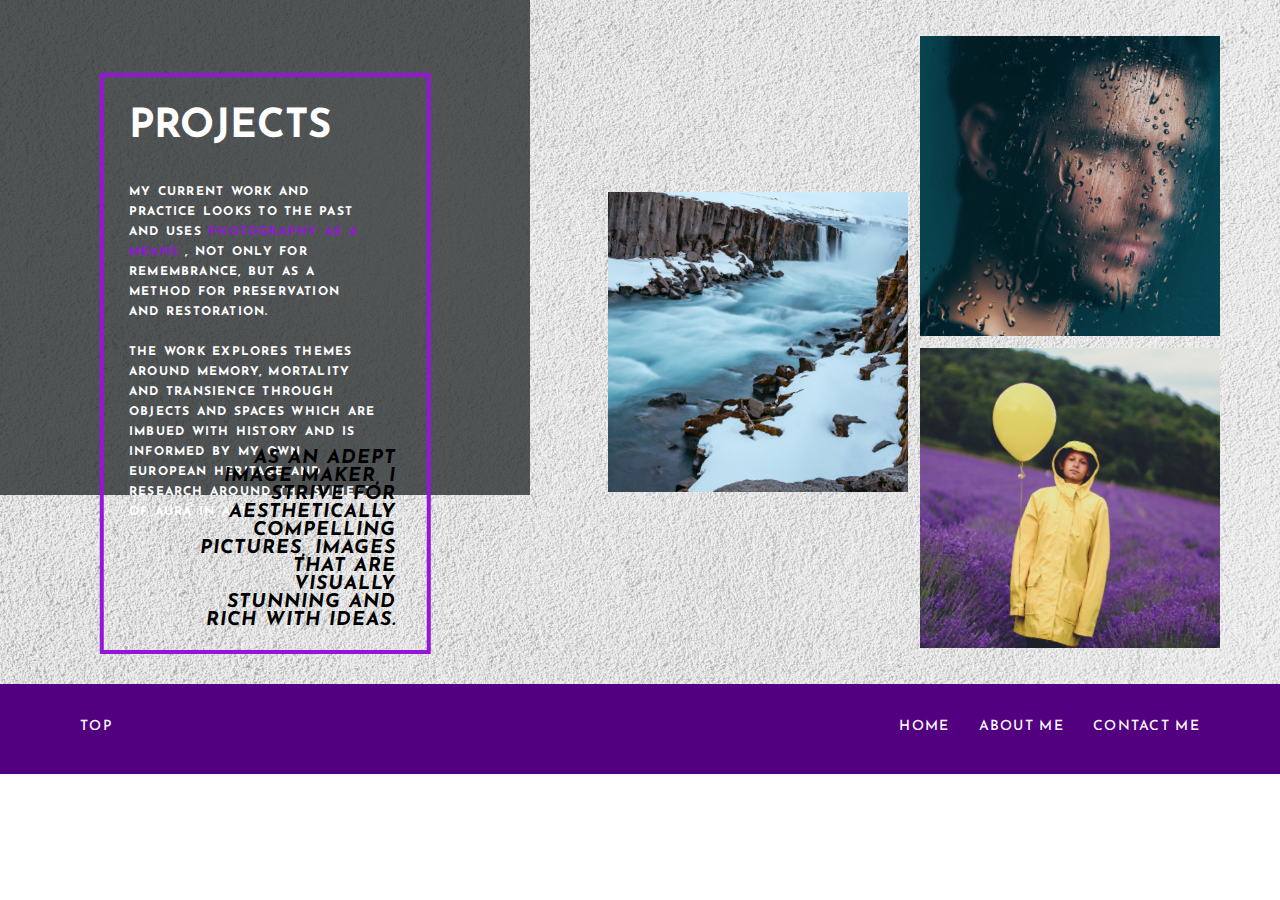
<file: Pages/portfolio.html>
<!DOCTYPE html>
<html lang="en">
<head>
    <meta charset="UTF-8">
    <meta http-equiv="X-UA-Compatible" content="IE=edge">
    <meta name="description" content="To get a position as Photographer and to gain further experience in this field by taking up challenging and interesting photography project assignments">
    <meta name="keywords" content="Photoshop, Image, Photo, pictures, How do a clear photo shot, Photographer">
    <meta name="viewport" content="width=device-width, initial-scale=1.0">
    <title>Projects</title>
    <link href="https://fonts.googleapis.com/css2?family=Josefin+Sans:wght@300;400;500;600;700&display=swap" rel="stylesheet">
    <link rel="stylesheet" href="../css/portfolio/portfolio.css">
    <link rel="stylesheet" href="../css/portfolio/responsive.css">
	 <!--Favicon code-->
	 <link rel="apple-touch-icon" sizes="57x57" href="/Image/favicon/apple-icon-57x57.png">
	 <link rel="apple-touch-icon" sizes="60x60" href="/Image/favicon/apple-icon-60x60.png">
	 <link rel="apple-touch-icon" sizes="72x72" href="/Image/favicon/apple-icon-72x72.png">
	 <link rel="apple-touch-icon" sizes="76x76" href="/Image/favicon/apple-icon-76x76.png">
	 <link rel="apple-touch-icon" sizes="114x114" href="/Image/favicon/apple-icon-114x114.png">
	 <link rel="apple-touch-icon" sizes="120x120" href="/Image/favicon/apple-icon-120x120.png">
	 <link rel="apple-touch-icon" sizes="144x144" href="/Image/favicon/apple-icon-144x144.png">
	 <link rel="apple-touch-icon" sizes="152x152" href="/Image/favicon/apple-icon-152x152.png">
	 <link rel="apple-touch-icon" sizes="180x180" href="/Image/favicon/apple-icon-180x180.png">
	 <link rel="icon" type="image/png" sizes="192x192"  href="/Image/favicon/android-icon-192x192.png">
	 <link rel="icon" type="image/png" sizes="32x32" href="/Image/favicon/favicon-32x32.png">
	 <link rel="icon" type="image/png" sizes="96x96" href="/Image/favicon/favicon-96x96.png">
	 <link rel="icon" type="image/png" sizes="16x16" href="/Image/favicon/favicon-16x16.png">
	 <link rel="manifest" href="/Image/favicon/manifest.json">
	 <meta name="msapplication-TileColor" content="#ffffff">
	 <meta name="msapplication-TileImage" content="/ms-icon-144x144.png">
	 <meta name="theme-color" content="#ffffff">
</head>
<body>
    
	<section class="portfolio_area">
		<div class="portfolio_inner">
			<div class="portfolio_left">
				<div class="left_portfolio_bg"></div>
				<div class="portfolio_content">
					<div class="content_top">
						<h3>Projects</h3>
						<p> <br> My current work and practice looks to the past and uses <span>photography as a means</span> , not only for remembrance,
							but as a method for preservation and restoration. <br> <br> The work explores themes around memory, mortality and transience through objects and 
							spaces which are imbued with history and is informed
							by my own European heritage and research around the subject of Aura in art. </p>
					</div>
					<div class="content_bottom">
						<p> As an adept image maker, I strive for aesthetically compelling pictures, images that are visually stunning and rich with ideas.</p>
					</div>
				</div>
			</div>
			<div class="portfolio_right">
				<div class="portfolio_right_area">
					<a href="PhotoPages/portfolio_img_one.html" class="img_css single_img">
						<img src="../Image/porfolioPhotos/landscape1.webp" alt="landscape">
						<div class="hover_text">
							<p>Show me more</p>
						</div>
					</a>
					<div class="double_img">
						<a href="PhotoPages/portfolio_img_two.html" class="img_css double_img_area">
							<img src="../Image/porfolioPhotos/man3.webp" alt="man" >
							<div class="hover_text">
								<p>Show me more</p>
							</div>
						</a>
						<a href="PhotoPages/portfolio_img_three.html" class="img_css double_img_area">
							<img src="../Image/porfolioPhotos/boy1.webp" alt="boy">
							<div class="hover_text">
								<p>Show me more</p>
							</div>
						</a>
					</div>
				</div>
			</div>
		</div>
	</section>
	<footer>
		<div class="back_btn">
			<a href="">top</a>
		</div>
		<ul>
			<li><a href="../Index.html">home</a></li>
			<li><a href="about.html">about me</a></li>
			<li><a href="about.html#contactSection">contact me</a></li>
		</ul>
	</footer>
</body>
</html>
</file>
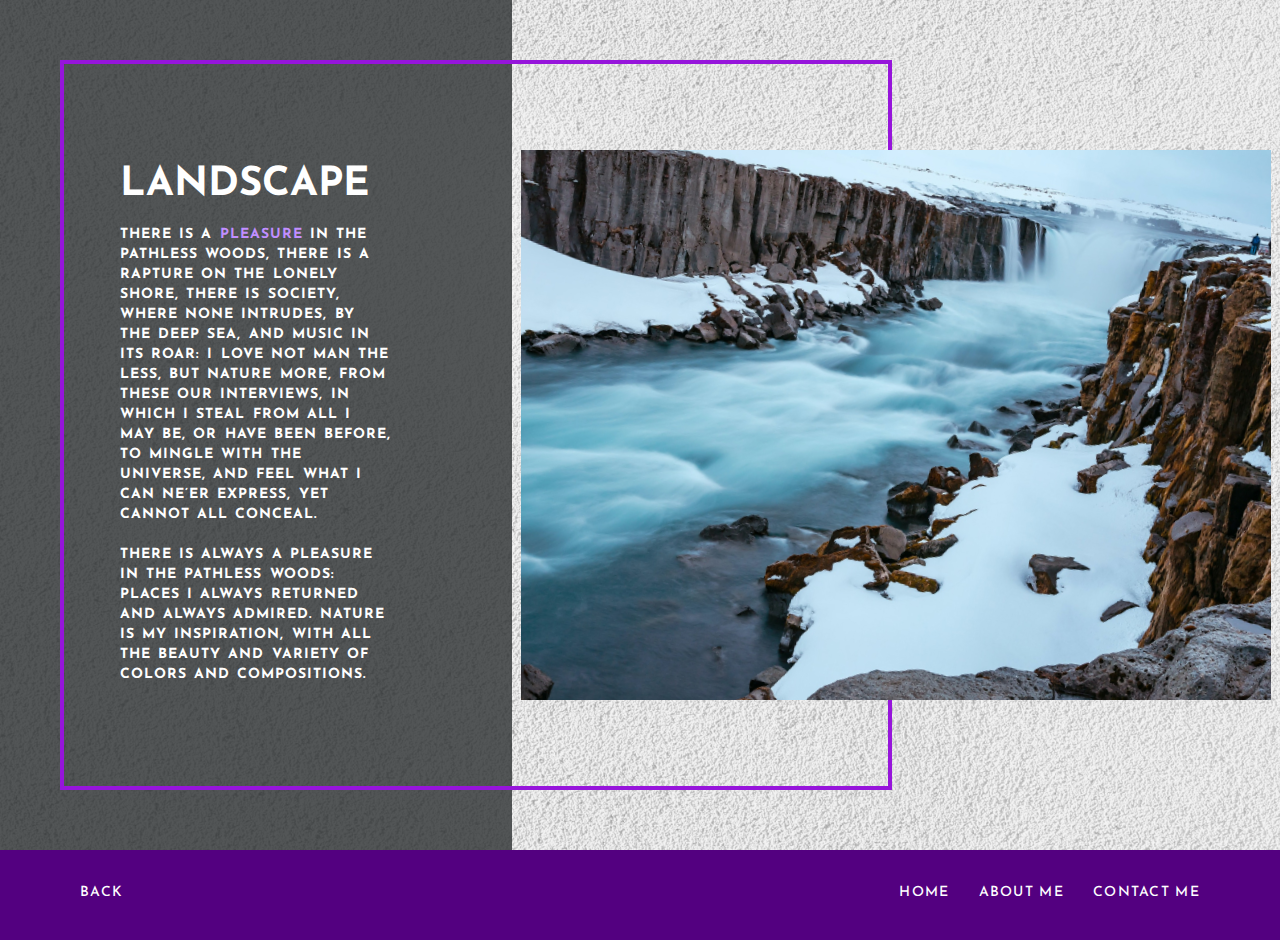
<file: Pages/PhotoPages/portfolio_img_one.html>
<!DOCTYPE html>
<html lang="en">
<head>
    <meta charset="UTF-8">
    <meta http-equiv="X-UA-Compatible" content="IE=edge">
    <meta name="viewport" content="width=device-width, initial-scale=1.0">
    <title>Document</title>
    <link href="https://fonts.googleapis.com/css2?family=Josefin+Sans:wght@300;400;500;600;700&display=swap" rel="stylesheet">
    <link rel="stylesheet" href="../../css/portfolio_information/portfolio_info.css">
    <link rel="stylesheet" href="../../css/portfolio_information/responsive.css">
</head>
<body>
    
	<section class="portfolio_area">
		<div class="portfolio_inner">
			<div class="portfolio_left">
				<div class="portfolio_content">
					<div class="content_top">
						<h3>Landscape</h3>
						<p>There is a <span>pleasure</span>  in the pathless woods,
							There is a rapture on the lonely shore,
							There is society, where none intrudes,
							By the deep sea, and music in its roar:
							I love not man the less, but Nature more,
							From these our interviews, in which I steal
							From all I may be, or have been before,
							To mingle with the Universe, and feel
							What I can ne’er express, yet cannot all conceal. </p>
					</div>
					<div class="content_bottom">
						<p>there is always a pleasure in the pathless woods: places I always returned and always admired. Nature is my inspiration, 
							with all the beauty and variety of colors and compositions.</p>
					</div>
				</div>
			</div>
			<div class="portfolio_right">
				<div class="portfolio_right_area">
					<a href="#" class="img_css double_img_area">
						<img src="../../Image/porfolioPhotos/landscape3.webp" alt="landscape-portfolio">
					</a>
				</div>
			</div>
		</div>
	</section>
	<footer>
		<div class="back_btn">
			<a href="../portfolio.html">back</a>
		</div>
		<ul>
			<li><a href="../../Index.html">home</a></li>
			<li><a href="../about.html">about me</a></li>
			<li><a href="../about.html#contactSection">contact me</a></li>
		</ul>
	</footer>
</body>
</html>
</file>
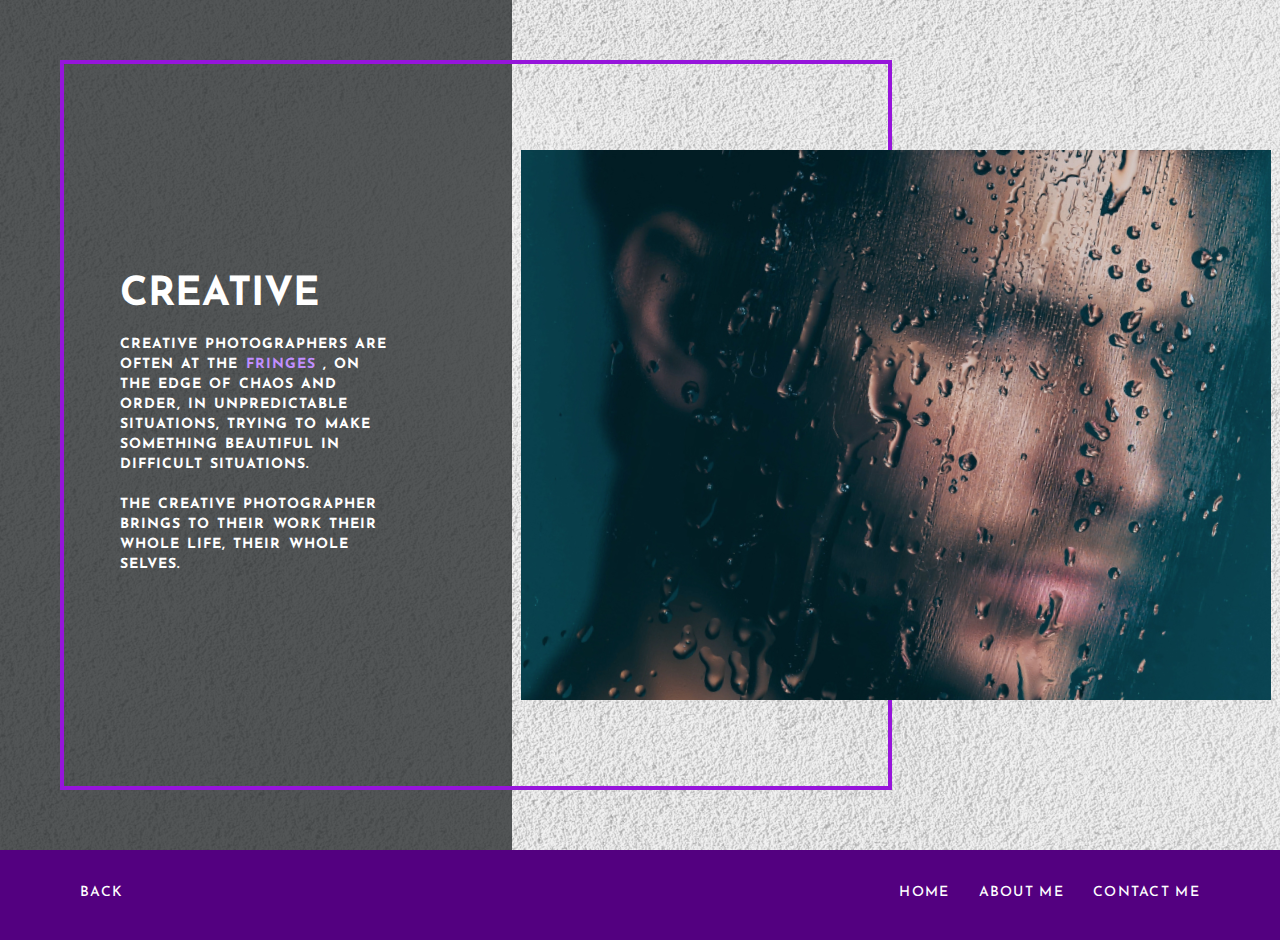
<file: Pages/PhotoPages/portfolio_img_two.html>
<!DOCTYPE html>
<html lang="en">
<head>
    <meta charset="UTF-8">
    <meta http-equiv="X-UA-Compatible" content="IE=edge">
    <meta name="viewport" content="width=device-width, initial-scale=1.0">
    <title>Creative</title>
    <link href="https://fonts.googleapis.com/css2?family=Josefin+Sans:wght@300;400;500;600;700&display=swap" rel="stylesheet">
    <link rel="stylesheet" href="../../css/portfolio_information/portfolio_info.css">
    <link rel="stylesheet" href="../../css/portfolio_information/responsive.css">
	 <!--Favicon code-->
	 <link rel="apple-touch-icon" sizes="57x57" href="/Image/favicon/apple-icon-57x57.png">
	 <link rel="apple-touch-icon" sizes="60x60" href="/Image/favicon/apple-icon-60x60.png">
	 <link rel="apple-touch-icon" sizes="72x72" href="/Image/favicon/apple-icon-72x72.png">
	 <link rel="apple-touch-icon" sizes="76x76" href="/Image/favicon/apple-icon-76x76.png">
	 <link rel="apple-touch-icon" sizes="114x114" href="/Image/favicon/apple-icon-114x114.png">
	 <link rel="apple-touch-icon" sizes="120x120" href="/Image/favicon/apple-icon-120x120.png">
	 <link rel="apple-touch-icon" sizes="144x144" href="/Image/favicon/apple-icon-144x144.png">
	 <link rel="apple-touch-icon" sizes="152x152" href="/Image/favicon/apple-icon-152x152.png">
	 <link rel="apple-touch-icon" sizes="180x180" href="/Image/favicon/apple-icon-180x180.png">
	 <link rel="icon" type="image/png" sizes="192x192"  href="/Image/favicon/android-icon-192x192.png">
	 <link rel="icon" type="image/png" sizes="32x32" href="/Image/favicon/favicon-32x32.png">
	 <link rel="icon" type="image/png" sizes="96x96" href="/Image/favicon/favicon-96x96.png">
	 <link rel="icon" type="image/png" sizes="16x16" href="/Image/favicon/favicon-16x16.png">
	 <link rel="manifest" href="/Image/favicon/manifest.json">
	 <meta name="msapplication-TileColor" content="#ffffff">
	 <meta name="msapplication-TileImage" content="/ms-icon-144x144.png">
	 <meta name="theme-color" content="#ffffff">
</head>
<body>
    
	<section class="portfolio_area">
		<div class="portfolio_inner">
			<div class="portfolio_left">
				<div class="portfolio_content">
					<div class="content_top">
						<h3>Creative</h3>
						<p>Creative photographers are often at the <span>fringes</span>  , on the edge of chaos and order, in unpredictable situations,
							 trying to make something beautiful in difficult situations.</p>
					</div>
					<div class="content_bottom">
						<p> The creative photographer brings to their work their whole life, their whole selves.</p>
					</div>
				</div>
			</div>
			<div class="portfolio_right">
				<div class="portfolio_right_area">
					<a href="#" class="img_css double_img_area">
						<img src="../../Image/porfolioPhotos/man2.webp" alt="man-portfolio">
					</a>
				</div>
			</div>
		</div>
	</section>
	<footer>
		<div class="back_btn">
			<a href="../portfolio.html">back</a>
		</div>
		<ul>
			<li><a href="../../Index.html">home</a></li>
			<li><a href="../about.html">about me</a></li>
			<li><a href="../about.html#contactSection">contact me</a></li>
		</ul>
	</footer>
</body>
</html>
</file>
<file: css/portfolio/responsive.css>
@media only screen and (min-height: 800px) {
	.portfolio_area .portfolio_inner .portfolio_right .portfolio_right_area .img_css{
		height: auto;
		width: auto;
	}
	.portfolio_area .portfolio_inner .portfolio_left .portfolio_content{
		width: calc(100% - 200px);
	}
	.portfolio_area .portfolio_inner .portfolio_left .left_portfolio_bg{
		height: calc(75% - 18px);
	}
}
@media only screen and (min-width: 1920px) {
	.portfolio_area .portfolio_inner .portfolio_left .portfolio_content{
		width: calc(100% - 250px);
	}
	.portfolio_area{
		min-height: 100vh;
		height: 100%;
	}
	.portfolio_area .portfolio_inner .portfolio_right{
		padding: 50px 60px 50px 0px;
	}
}
@media only screen and (min-height: 1080px) {
	footer{
		position: absolute;
		bottom: 0;
		width: 100%;
	}
}
@media only screen and (min-width: 1449px){
	.portfolio_area .portfolio_inner .portfolio_left .portfolio_content .content_top{
		padding-right: 80px;
	}
}
@media only screen and (min-width: 1501px) {
	.portfolio_area .portfolio_inner .portfolio_left .portfolio_content .content_top p{
		font-size: 16px;
		line-height: 22px;
	}
	.portfolio_area .portfolio_inner .portfolio_left .portfolio_content .content_top{
		padding-right: 100px;
	}
}
@media only screen and (min-width: 1701px){
	.portfolio_area .portfolio_inner .portfolio_left .portfolio_content .content_top p{
		font-size: 18px;
		line-height: 25px;
	}
}
@media only screen and (max-width: 1500px) {
	.portfolio_area .portfolio_inner .portfolio_right .portfolio_right_area .img_css{
		width: 320px;
		height: 330px;
	}
}
@media only screen and (min-width: 1501px) and (max-width: 1699px) {
	.portfolio_area .portfolio_inner .portfolio_right .portfolio_right_area .img_css{
		width: 360px;
		height: 360px;
	}
}
@media only screen and (min-height: 650px) and (max-height: 799px){
	.portfolio_area .portfolio_inner .portfolio_right .portfolio_right_area .img_css{
		width: 350px;
		height: 350px;
	}
}
@media only screen and (max-width: 1300px){
	.portfolio_area .portfolio_inner .portfolio_right .portfolio_right_area .img_css{
		width: 300px;
		height: 300px;
	}
	.portfolio_area .portfolio_inner .portfolio_left .portfolio_content .content_top{
		top: 30px;
	}
	.portfolio_area .portfolio_inner .portfolio_left .portfolio_content .content_top p{
		font-size: 12px;
	}
	.portfolio_area .portfolio_inner .portfolio_left .portfolio_content .content_bottom{
		padding-left: 60px;
	}
}
@media only screen and (max-width: 1199px) {
	
	.portfolio_area .portfolio_inner .portfolio_right{
		flex: 1.2;
	}
	.portfolio_area .portfolio_inner .portfolio_left .portfolio_content{
		height: 87%;
		width: calc(100% - 80px);
	}
	.portfolio_area .portfolio_inner .portfolio_left .left_portfolio_bg {
	    height: calc(75% - 20px);
	}
	.portfolio_area .portfolio_inner .portfolio_right .portfolio_right_area .img_css{
		width: 250px;
		height: 250px;
	}
	.portfolio_area .portfolio_inner .portfolio_left .portfolio_content .content_top p{
		font-size: 11px;
	}
	.portfolio_area .portfolio_inner .portfolio_left .portfolio_content .content_bottom {
	    padding-left: 40px;
	}
	.portfolio_area .portfolio_inner .portfolio_left .portfolio_content .content_bottom p{
		font-size: 11px;
	}
}


/*@media only screen and (max-width: 1024px){
	.portfolio_area .portfolio_inner .portfolio_left .portfolio_content{
		width: 280px;
		padding: 20px;
	}
	.portfolio_area .portfolio_inner .portfolio_left .portfolio_content .content_top {
	    padding-right: 40px;
	    top: 60px;
	}
	.portfolio_area .portfolio_inner .portfolio_left .portfolio_content .content_bottom {
	    text-align: right;
	    padding: 0px 20px 20px 40px;
	}
	.portfolio_area .portfolio_inner .portfolio_left .portfolio_content .content_top h3{
		font-size: 3rem;
	}
	p{
		font-size: 1rem;
	}
	.portfolio_area .portfolio_inner .portfolio_right {
	    flex: 1;
	    width: 60%;
	    padding: 30px;
	}
	.portfolio_area .portfolio_inner .portfolio_right .portfolio_right_area .img_css {
	    width: 190px;
	    height: 200px;
	}
}*/


@media only screen and (max-width: 1024px) {
	.portfolio_area .portfolio_inner .portfolio_right .portfolio_right_area{
		flex-direction: column;
	}
	.portfolio_area .portfolio_inner .portfolio_left .portfolio_content {
		width: calc(100% - 120px);
	}
	.portfolio_area .portfolio_inner .portfolio_right .portfolio_right_area .img_css {
	    width: 200px;
	    height: 200px;
	    margin:6px 0px;
	}
	.portfolio_area .portfolio_inner .portfolio_right {
	    flex: 0.4;
	    width: auto;
	    padding: 20px;
	}
	.portfolio_area .portfolio_inner .portfolio_left .left_portfolio_bg {
	    height: calc(65% - 0px);
	}
/*	.portfolio_area .portfolio_inner .portfolio_left .portfolio_content {
	    width: 280px;
	    padding: 20px;
	    max-height: 80vh;
	    top: 60px;
	}*/
}
@media only screen and (max-width: 767px) {
	.portfolio_area .portfolio_inner .portfolio_left .portfolio_content {
	    width: calc(100% - 40px);
	}
}
@media only screen and (max-width: 650px) {
	.portfolio_area .portfolio_inner {
	    display: block;
	}
	.portfolio_area .portfolio_inner .portfolio_left .portfolio_content .content_top{
		position: relative;
		padding-top: 20px;
		top: 0px;
		margin-bottom: 60px;
		padding-right: 100px;
	}
	.portfolio_area .portfolio_inner .portfolio_left .portfolio_content .content_bottom {
	    text-align: right;
	    padding: 0px 20px 20px 40px;
	    position: relative;
	}
	.portfolio_area .portfolio_inner .portfolio_left .portfolio_content {
	   	width: 100%;
	    padding: 20px;
	    max-height: max-content;
	    height: auto;
	    top: 0px;
	    position: relative;
	    display: block;
	}
	.portfolio_area .portfolio_inner .portfolio_left .left_portfolio_bg {
	    height: 72%;
	    top: 0px;
	    left: 0px;
	    position: absolute;
	}
	.portfolio_area .portfolio_inner .portfolio_left .portfolio_content .content_bottom {
	    text-align: right;
	    padding: 30px 0px 0px 100px;
	    position: relative;
	}
	.portfolio_area .portfolio_inner .portfolio_left{
		padding:30px;
	}
	.portfolio_area .portfolio_inner .portfolio_right{
		margin-top: 80px;
	}
	.portfolio_area .portfolio_inner .portfolio_right .portfolio_right_area .img_css{
		height: 300px;
		width: 300px;
	}
	footer{
		padding: 20px;
	}
	a{
		font-size: 1.2rem;
	}
}

	@media only screen and (max-width: 380px) {
	.portfolio_area .portfolio_inner .portfolio_left .portfolio_content .content_top {
		padding-top: 10px;
	    padding-right: 30px;
	}
	.portfolio_area .portfolio_inner .portfolio_right .portfolio_right_area .img_css {
	    height: 100%;
	    width: 100%;
	}
	.portfolio_area .portfolio_inner .portfolio_right {
	    margin-top: 50px;
	}
	.portfolio_area .portfolio_inner .portfolio_left .portfolio_content .content_bottom{
		padding-left: 50px;
	}
	footer {
	    display: block;
	    text-align: center;
	}
	footer ul li {
	    padding: 0px 6px;
	    display: inline-block;
	}
	a{
		letter-spacing: 1px;
	}
}
</file>
<file: css/portfolio_information/responsive.css>
@media only screen and (min-height: 700px){
	.portfolio_area .portfolio_inner .portfolio_right .img_css{
		height: 450px;
		width: 600px;
	}
}

@media only screen and (min-height: 800px){
	.portfolio_area .portfolio_inner .portfolio_right .img_css{
		height: 500px;
		width: 650px;
		margin: 150px auto;
	}
}

@media only screen and (min-height: 900px){
	.portfolio_area .portfolio_inner .portfolio_right{
		flex: 1.5;
	}
	.portfolio_area .portfolio_inner .portfolio_right .img_css{
		height: 550px;
		width: 750px;
	}
}

@media only screen and (min-height: 980px){
	.portfolio_area .portfolio_inner .portfolio_right{
		flex: 1.8;
	}
	.portfolio_area .portfolio_inner .portfolio_right .img_css{
		height: 550px;
		margin: 170px auto;
		width: 800px;
	}
}

@media only screen and (min-height: 1020px){
	.portfolio_area .portfolio_inner .portfolio_right{
		flex: 1.8;
	}
	.portfolio_area .portfolio_inner .portfolio_right .img_css{
		height: 650px;
		margin: 170px auto;
		width: 900px;
	}
}

@media only screen and (max-width: 991px){
	.portfolio_area .portfolio_inner .portfolio_right{
		flex: 1.5;
	}
	.portfolio_area .portfolio_inner .portfolio_right .img_css{
		margin: 100px 30px;
	    height: auto;
	    width: auto;
	}
	.portfolio_area .portfolio_inner .portfolio_left .portfolio_content{
		padding: 50px 20px 50px 80px
	}
	.portfolio_area .portfolio_inner::before{
		left: 40px;
	}
}

@media only screen and (max-width: 767px){
	.portfolio_area .portfolio_inner{
		display: block;
	}
	.portfolio_area .portfolio_inner::before{
		top: 40px;
		height: 70%;
		width: calc(100% - 80px);
	}
	.portfolio_area .portfolio_inner .portfolio_left .portfolio_content{
		padding: 80px;
	}
	.portfolio_area .portfolio_inner .portfolio_right{
		width: 100%;
	}
	.portfolio_area .portfolio_inner .portfolio_right .img_css{
		margin: 80px;
	}
}

@media only screen and (max-width: 480px){
	.portfolio_area .portfolio_inner .portfolio_left .portfolio_content {
	    padding: 50px 30px;
	}
	.portfolio_area .portfolio_inner::before {
	    top: 20px;
	    height: 80%;
	    width: calc(100% - 30px);
	    left: 15px;
	}
	.portfolio_area .portfolio_inner .portfolio_right .img_css {
	    margin: 50px 30px;
	}
}
</file>
<file: css/portfolio/portfolio.css>
/*global*/
/*globla reset*/
*,
*::before,
*::after {
  margin: 0;
  padding: 0;
  -webkit-box-sizing: border-box;
          box-sizing: border-box;
  text-decoration: none;
}

html {
  font-size: 62.5%;
  /*1 rem = 10px*/
  font-family: 'Josefin Sans', sans-serif;
}

body {
  background-color: #E5E5E5;
}

input,
button,
textarea,
select {
  font: inherit;
}

img {
  /*makes img fit in their containers*/
  max-width: 100%;
  display: block;
}

/*colors*/
/*obs! do not change, primary use is for landing-page.*/
:focus {
  outline: 2.5px solid #9615DB;
}

a:focus {
  outline: none;
}

/*mixins*/
.portfolio_area {
  background: url(../../Image/porfolioPhotos/Background.webp);
  background-size: cover;
}

.portfolio_area .portfolio_inner {
  display: -webkit-box;
  display: -ms-flexbox;
  display: flex;
}

.portfolio_area .portfolio_inner .portfolio_left {
  -webkit-box-flex: 1;
      -ms-flex: 1;
          flex: 1;
  position: relative;
}

.portfolio_area .portfolio_inner .portfolio_left .left_portfolio_bg {
  height: calc(75% - 25px);
  width: 100%;
  background: #2d3032ce;
}

.portfolio_area .portfolio_inner .portfolio_left .portfolio_content {
  border: 4px solid #9615DB;
  padding: 25px;
  position: absolute;
  left: 50%;
  bottom: 30px;
  -webkit-transform: translate(-50%, 0px);
          transform: translate(-50%, 0px);
  width: calc(100% - 120px);
  height: 85%;
}

.portfolio_area .portfolio_inner .portfolio_left .portfolio_content .content_top {
  padding-right: 50px;
  position: absolute;
  top: 50px;
}

.portfolio_area .portfolio_inner .portfolio_left .portfolio_content .content_top h3 {
  font-size: 4rem;
  color: #ffffff;
  text-transform: uppercase;
  margin-bottom: 15px;
}

.portfolio_area .portfolio_inner .portfolio_left .portfolio_content .content_top p {
  color: #ffffff;
  letter-spacing: 1.2px;
}

.portfolio_area .portfolio_inner .portfolio_left .portfolio_content .content_top p span {
  color: #9615DB;
}

.portfolio_area .portfolio_inner .portfolio_left .portfolio_content .content_bottom {
  text-align: right;
  padding: 0px 30px 20px 90px;
  position: absolute;
  bottom: 0;
}

.portfolio_area .portfolio_inner .portfolio_left .portfolio_content .content_bottom p {
  font-size: 19px;
  line-height: 18px;
  font-style: italic;
}

.portfolio_area .portfolio_inner .portfolio_right {
  -webkit-box-flex: 1.3;
      -ms-flex: 1.3;
          flex: 1.3;
  padding: 30px 60px 30px 0px;
}

.portfolio_area .portfolio_inner .portfolio_right .portfolio_right_area {
  display: -webkit-box;
  display: -ms-flexbox;
  display: flex;
  -webkit-box-orient: horizontal;
  -webkit-box-direction: normal;
      -ms-flex-direction: row;
          flex-direction: row;
  -webkit-box-pack: end;
      -ms-flex-pack: end;
          justify-content: flex-end;
  -webkit-box-align: center;
      -ms-flex-align: center;
          align-items: center;
}

.portfolio_area .portfolio_inner .portfolio_right .portfolio_right_area .single_img {
  margin-right: 12px;
}

.portfolio_area .portfolio_inner .portfolio_right .portfolio_right_area .double_img {
  display: -webkit-box;
  display: -ms-flexbox;
  display: flex;
  -webkit-box-orient: vertical;
  -webkit-box-direction: normal;
      -ms-flex-direction: column;
          flex-direction: column;
  -webkit-box-pack: center;
      -ms-flex-pack: center;
          justify-content: center;
  -webkit-box-align: center;
      -ms-flex-align: center;
          align-items: center;
}

.portfolio_area .portfolio_inner .portfolio_right .portfolio_right_area .double_img .double_img_area {
  margin: 6px 0px;
}

.portfolio_area .portfolio_inner .portfolio_right .portfolio_right_area .img_css {
  width: 300px;
  height: 300px;
  position: relative;
  overflow: hidden;
}

.portfolio_area .portfolio_inner .portfolio_right .portfolio_right_area .img_css .hover_text {
  position: absolute;
  top: 50%;
  left: 50%;
  -webkit-transform: translate(-50%, -50%);
          transform: translate(-50%, -50%);
  opacity: 0;
  -webkit-transition: .3s ease-in-out;
  transition: .3s ease-in-out;
  z-index: 5;
}

.portfolio_area .portfolio_inner .portfolio_right .portfolio_right_area .img_css .hover_text p {
  font-size: 16px;
  color: #ffffff;
}

.portfolio_area .portfolio_inner .portfolio_right .portfolio_right_area .img_css::after {
  position: absolute;
  content: "";
  width: 100%;
  height: 100%;
  left: 0;
  top: -50%;
  background: rgba(0, 0, 0, 0);
  z-index: 0;
  -webkit-transition: .3s ease-in-out;
  transition: .3s ease-in-out;
}

.portfolio_area .portfolio_inner .portfolio_right .portfolio_right_area .img_css:hover::after {
  background: rgba(0, 0, 0, 0.3);
  -webkit-transition: .5s ease-in-out;
  transition: .5s ease-in-out;
  -webkit-transition-delay: 0.2s;
          transition-delay: 0.2s;
  top: 0%;
}

.portfolio_area .portfolio_inner .portfolio_right .portfolio_right_area .img_css::before {
  position: absolute;
  top: 0;
  left: -75%;
  z-index: 2;
  display: block;
  content: '';
  width: 50%;
  height: 100%;
  background: -webkit-gradient(linear, left top, right top, from(rgba(255, 255, 255, 0)), to(rgba(255, 255, 255, 0.3)));
  background: linear-gradient(to right, rgba(255, 255, 255, 0) 0%, rgba(255, 255, 255, 0.3) 100%);
  -webkit-transform: skewX(-25deg);
  transform: skewX(-25deg);
}

.portfolio_area .portfolio_inner .portfolio_right .portfolio_right_area .img_css:hover::before {
  -webkit-animation: shine .75s;
  animation: shine .75s;
}

@-webkit-keyframes shine {
  100% {
    left: 125%;
  }
}

@keyframes shine {
  100% {
    left: 125%;
  }
}

.portfolio_area .portfolio_inner .portfolio_right .portfolio_right_area .img_css img {
  -webkit-transform: rotate(10deg) scale(1.3);
  transform: rotate(10deg) scale(1.3);
  -webkit-transition: .3s ease-in-out;
  transition: .3s ease-in-out;
  width: 100%;
  height: 100%;
  -o-object-fit: cover;
     object-fit: cover;
}

.portfolio_area .portfolio_inner .portfolio_right .portfolio_right_area .img_css:hover img {
  -webkit-transform: rotate(0) scale(1);
  transform: rotate(0) scale(1);
}

.portfolio_area .portfolio_inner .portfolio_right .portfolio_right_area .img_css:hover .hover_text {
  opacity: 1;
  -webkit-transition: .3s ease-in-out;
  transition: .3s ease-in-out;
  -webkit-transition-delay: 0.2s;
          transition-delay: 0.2s;
}

footer {
  background: #530080;
  padding: 30px 80px;
  display: -webkit-box;
  display: -ms-flexbox;
  display: flex;
  -webkit-box-orient: horizontal;
  -webkit-box-direction: normal;
      -ms-flex-direction: row;
          flex-direction: row;
  -webkit-box-pack: left;
      -ms-flex-pack: left;
          justify-content: left;
  -webkit-box-align: left;
      -ms-flex-align: left;
          align-items: left;
  font-size: 1.6rem;
}

footer a {
  color: #ffffff;
  padding-bottom: 5px;
  padding-top: 5px;
  position: relative;
  overflow: hidden;
  display: inline-block;
}

footer a::before {
  width: 100%;
  height: 2px;
  background: #ffffff;
  position: absolute;
  content: "";
  left: 100%;
  bottom: 0;
  -webkit-transition: all 0.3s ease-in-out;
  transition: all 0.3s ease-in-out;
}

footer a:hover::before {
  left: 0;
  -webkit-transition: all 0.3s ease-in-out;
  transition: all 0.3s ease-in-out;
}

footer ul {
  margin-left: auto;
  list-style: none;
}

footer ul li {
  padding: 0px 12px;
  display: inline-block;
}

footer ul li:last-child {
  padding-right: 0px;
}

html {
  font-family: 'Josefin Sans', sans-serif;
}

body {
  background: #ffffff;
}

p {
  font-size: 1.4rem;
  line-height: 2rem;
  word-spacing: 1.2px;
  text-transform: uppercase;
  font-weight: 700;
  letter-spacing: 1px;
}

a {
  font-size: 1.4rem;
  line-height: 1.6rem;
  text-transform: uppercase;
  font-weight: 500;
  letter-spacing: 1.3px;
}
/*# sourceMappingURL=portfolio.css.map */
</file>
<file: css/portfolio_information/portfolio_info.css>
/*global*/
/*globla reset*/
*,
*::before,
*::after {
  margin: 0;
  padding: 0;
  -webkit-box-sizing: border-box;
          box-sizing: border-box;
  text-decoration: none;
}

html {
  font-size: 62.5%;
  /*1 rem = 10px*/
  font-family: 'Josefin Sans', sans-serif;
}

body {
  background-color: #E5E5E5;
}

input,
button,
textarea,
select {
  font: inherit;
}

img {
  /*makes img fit in their containers*/
  max-width: 100%;
  display: block;
}

/*colors*/
/*obs! do not change, primary use is for landing-page.*/
:focus {
  outline: 2.5px solid #9615DB;
}

a:focus {
  outline: none;
}

/*mixins*/
.portfolio_area {
  background: url(../../Image/porfolioPhotos/Background.webp);
  background-size: cover;
}

.portfolio_area .portfolio_inner {
  display: -webkit-box;
  display: -ms-flexbox;
  display: flex;
  position: relative;
}

.portfolio_area .portfolio_inner::before {
  position: absolute;
  content: "";
  top: 60px;
  left: 60px;
  height: calc(100% - 120px);
  width: 65%;
  z-index: 2;
  border: 4px solid #9615DB;
}

.portfolio_area .portfolio_inner .portfolio_left {
  -webkit-box-flex: 1;
      -ms-flex: 1;
          flex: 1;
  position: relative;
  background: #2d3032ce;
}

.portfolio_area .portfolio_inner .portfolio_left p {
  color: #ffffff;
}

.portfolio_area .portfolio_inner .portfolio_left p span {
  color: #C18FFF;
}

.portfolio_area .portfolio_inner .portfolio_left .portfolio_content {
  display: -webkit-box;
  display: -ms-flexbox;
  display: flex;
  -webkit-box-orient: vertical;
  -webkit-box-direction: normal;
      -ms-flex-direction: column;
          flex-direction: column;
  -webkit-box-pack: center;
      -ms-flex-pack: center;
          justify-content: center;
  -webkit-box-align: center;
      -ms-flex-align: center;
          align-items: center;
  padding: 50px 120px;
  height: 100%;
  width: 100%;
  z-index: 5;
  position: relative;
}

.portfolio_area .portfolio_inner .portfolio_left .portfolio_content .content_top {
  display: block;
}

.portfolio_area .portfolio_inner .portfolio_left .portfolio_content .content_top h3 {
  font-size: 4rem;
  color: #ffffff;
  text-transform: uppercase;
  margin-bottom: 20px;
}

.portfolio_area .portfolio_inner .portfolio_left .portfolio_content .content_bottom {
  padding-top: 20px;
  display: block;
}

.portfolio_area .portfolio_inner .portfolio_right {
  -webkit-box-flex: 1.3;
      -ms-flex: 1.3;
          flex: 1.3;
  width: 70%;
  position: relative;
  z-index: 5;
}

.portfolio_area .portfolio_inner .portfolio_right .img_css {
  display: block;
  position: relative;
  overflow: hidden;
  margin: 120px auto;
  height: 350px;
  width: 500px;
  cursor: unset;
}

.portfolio_area .portfolio_inner .portfolio_right .img_css::before {
  position: absolute;
  top: 0;
  left: -75%;
  z-index: 2;
  display: block;
  content: '';
  width: 50%;
  height: 100%;
  background: -webkit-gradient(linear, left top, right top, from(rgba(255, 255, 255, 0)), to(rgba(255, 255, 255, 0.3)));
  background: linear-gradient(to right, rgba(255, 255, 255, 0) 0%, rgba(255, 255, 255, 0.3) 100%);
  -webkit-transform: skewX(-25deg);
  transform: skewX(-25deg);
}

.portfolio_area .portfolio_inner .portfolio_right .img_css:hover::before {
  -webkit-animation: shine .75s;
  animation: shine .75s;
}

@-webkit-keyframes shine {
  100% {
    left: 125%;
  }
}

@keyframes shine {
  100% {
    left: 125%;
  }
}

.portfolio_area .portfolio_inner .portfolio_right .img_css img {
  -webkit-transform: rotate(10deg) scale(1.3);
  transform: rotate(10deg) scale(1.3);
  -webkit-transition: .3s ease-in-out;
  transition: .3s ease-in-out;
  width: 100%;
  height: 100%;
  -o-object-fit: cover;
     object-fit: cover;
}

.portfolio_area .portfolio_inner .portfolio_right .img_css:hover img {
  -webkit-transform: rotate(0) scale(1);
  transform: rotate(0) scale(1);
}

footer {
  background: #530080;
  padding: 30px 80px;
  display: -webkit-box;
  display: -ms-flexbox;
  display: flex;
  -webkit-box-orient: horizontal;
  -webkit-box-direction: normal;
      -ms-flex-direction: row;
          flex-direction: row;
  -webkit-box-pack: left;
      -ms-flex-pack: left;
          justify-content: left;
  -webkit-box-align: left;
      -ms-flex-align: left;
          align-items: left;
  font-size: 1.6rem;
}

footer a {
  color: #ffffff;
  padding-bottom: 5px;
  padding-top: 5px;
  position: relative;
  overflow: hidden;
  display: inline-block;
}

footer a::before {
  width: 100%;
  height: 2px;
  background: #ffffff;
  position: absolute;
  content: "";
  left: 100%;
  bottom: 0;
  -webkit-transition: all 0.3s ease-in-out;
  transition: all 0.3s ease-in-out;
}

footer a:hover::before {
  left: 0;
  -webkit-transition: all 0.3s ease-in-out;
  transition: all 0.3s ease-in-out;
}

footer ul {
  margin-left: auto;
  list-style: none;
}

footer ul li {
  padding: 0px 12px;
  display: inline-block;
}

footer ul li:last-child {
  padding-right: 0px;
}

html {
  font-family: 'Josefin Sans', sans-serif;
}

body {
  background: #ffffff;
  overflow-x: hidden;
}

p {
  font-size: 1.4rem;
  line-height: 2rem;
  word-spacing: 1.2px;
  text-transform: uppercase;
  font-weight: 700;
  letter-spacing: 1px;
}

a {
  font-size: 1.4rem;
  line-height: 1.6rem;
  text-transform: uppercase;
  font-weight: 500;
  letter-spacing: 1.3px;
}
/*# sourceMappingURL=portfolio_info.css.map */
</file>
